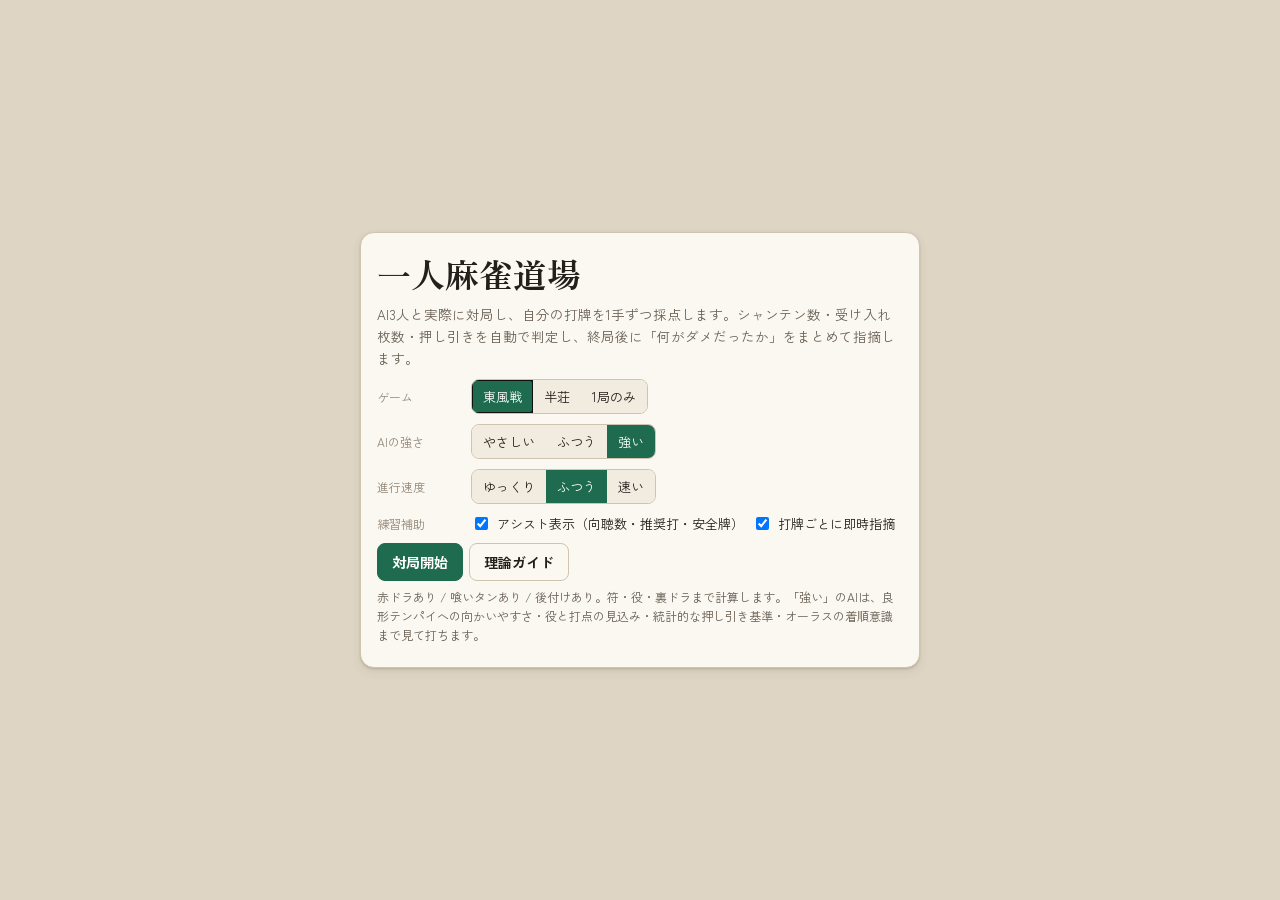
<file: local.html>
<!doctype html>
<html lang="ja">
<head>
<meta charset="utf-8">
<meta name="viewport" content="width=device-width,initial-scale=1,viewport-fit=cover">
<style>:root{color-scheme:light;padding-top:env(safe-area-inset-top,0px);padding-bottom:env(safe-area-inset-bottom,0px)}body{margin:0;font-family:system-ui;font-size:14px}img{max-width:100%}[hidden]{display:none!important}</style>
<title>一人麻雀道場</title>
<meta name="claude:viewport-fit-sides" content="cover">
<link rel="preconnect" href="https://fonts.gstatic.com" crossorigin>
<link rel="stylesheet" href="https://fonts.googleapis.com/css2?family=Zen+Old+Mincho:wght@500;600;700&family=Zen+Kaku+Gothic+New:wght@400;500;700&display=swap">
<link rel="stylesheet" href="style.css">
</head>
<body>

<div id="app"></div>

<script src="src/core.js"></script>
<script src="src/tiles.js"></script>
<script src="src/score.js"></script>
<script src="src/theory.js"></script>
<script src="src/danger.js"></script>
<script src="src/discard.js"></script>
<script src="src/game.js"></script>
<script src="src/ai.js"></script>
<script src="src/review.js"></script>
<script src="ui.js"></script>
</body>
</html>
</file>
<file: style.css>
/* レイアウト: 上から 情報バー / 他家3人の河 / 自分の河 / 手牌 / 操作バー。検討画面は全面オーバーレイ */
:root {
  --bg: #e7dfd1;           /* 白木の卓 */
  --bg-2: #ddd3c1;
  --surface: #fbf8f2;
  --surface-2: #f2ece0;
  --line: #cfc4ad;
  --ink: #241f1a;
  --ink-2: #6a6054;
  --ink-3: #94897a;
  --accent: #1f6b50;       /* 深緑 */
  --accent-soft: #d8e8e0;
  --riichi: #b5302a;       /* 朱 */
  --gold: #9a6d22;
  --warn: #c08a1e;
  --tile-face: #fbf7ec;
  --tile-face-2: #eee7d6;
  --tile-edge: #cdc3ab;
  --tile-ink: #2a2622;
  --tile-pin: #1c5b86;
  --tile-sou: #1f6b50;
  --tile-red: #c0392b;
  --back: #e7bd77;
  --back-2: #cf9a44;
  --shadow: 0 1px 2px rgba(60, 48, 30, .18), 0 4px 10px rgba(60, 48, 30, .1);
  --font-display: "Zen Old Mincho", "Hiragino Mincho ProN", "Yu Mincho", serif;
  --font-body: "Zen Kaku Gothic New", "Hiragino Sans", "Noto Sans JP", system-ui, sans-serif;
  --r: 10px;
}

@media (prefers-color-scheme: dark) {
  :root:not([data-theme="light"]) {
    --bg: #0f1f1a;         /* 緑の羅紗 */
    --bg-2: #0a1713;
    --surface: #17302a;
    --surface-2: #1e3a33;
    --line: #2d4d44;
    --ink: #ece7dc;
    --ink-2: #a8b5ad;
    --ink-3: #7d8c84;
    --accent: #58c197;
    --accent-soft: #1d4438;
    --riichi: #ef6a5c;
    --gold: #d8a85c;
    --warn: #e0b154;
    --tile-face: #f4efe2;
    --tile-face-2: #e2dac6;
    --tile-edge: #b5ac96;
    --back: #e0b36a;
    --back-2: #c28e3b;
    --shadow: 0 1px 2px rgba(0, 0, 0, .35), 0 6px 14px rgba(0, 0, 0, .25);
    color-scheme: dark;
  }
}
:root[data-theme="dark"] {
  --bg: #0f1f1a;
  --bg-2: #0a1713;
  --surface: #17302a;
  --surface-2: #1e3a33;
  --line: #2d4d44;
  --ink: #ece7dc;
  --ink-2: #a8b5ad;
  --ink-3: #7d8c84;
  --accent: #58c197;
  --accent-soft: #1d4438;
  --riichi: #ef6a5c;
  --gold: #d8a85c;
  --warn: #e0b154;
  --tile-face: #f4efe2;
  --tile-face-2: #e2dac6;
  --tile-edge: #b5ac96;
  --back: #e0b36a;
  --back-2: #c28e3b;
  --shadow: 0 1px 2px rgba(0, 0, 0, .35), 0 6px 14px rgba(0, 0, 0, .25);
  color-scheme: dark;
}

* { box-sizing: border-box; }
html, body { height: 100%; }
body {
  margin: 0;
  background: var(--bg);
  color: var(--ink);
  font-family: var(--font-body);
  -webkit-text-size-adjust: 100%;
  overscroll-behavior: none;
}
button { font: inherit; color: inherit; }

#app {
  --hand-overhead: 72px;   /* 手牌の両脇に必要な余白の合計 */
  --hand-cap: 46px;        /* 牌の最大サイズ */
  min-height: 100%;
  display: flex;
  flex-direction: column;
  gap: 6px;
  padding-left: max(10px, env(safe-area-inset-left, 0px));
  padding-right: max(10px, env(safe-area-inset-right, 0px));
  padding-block: 8px;
  max-width: 1040px;
  margin: 0 auto;
}

/* ---------- 牌 ---------- */
.tile {
  --tw: 30px;
  position: relative;
  display: inline-flex;
  flex-direction: column;
  align-items: center;
  justify-content: center;
  width: var(--tw);
  height: calc(var(--tw) * 1.38);
  flex: 0 0 auto;
  background: linear-gradient(170deg, var(--tile-face) 0 62%, var(--tile-face-2));
  border: 1px solid var(--tile-edge);
  border-bottom-width: 2px;
  border-radius: calc(var(--tw) * .14);
  color: var(--tile-ink);
  line-height: 1;
  overflow: hidden;
  user-select: none;
  box-shadow: 0 1px 1px rgba(0, 0, 0, .14);
}
.tile svg { position: absolute; left: 0; right: 0; top: 0; bottom: 13%; width: 100%; height: 87%; display: block; }
.tile::after {                                   /* 牌の厚み(飴色の小口) */
  content: ""; position: absolute; left: 0; right: 0; bottom: 0; height: 13%;
  background: linear-gradient(#e9cd98, #d5b172);
  border-top: 1px solid rgba(120, 92, 48, .3);
}
.tile.back::after { display: none; }
.tile.red { background: linear-gradient(170deg, #fff4ef 0 60%, #f7e2d8); }
.tile.back {
  background: linear-gradient(165deg, var(--back) 0 60%, var(--back-2));
  border-color: rgba(0, 0, 0, .25);
}
.tile.back svg { display: none; }
.tile.sideways { transform: translateY(calc(var(--tw) * .19)) rotate(90deg); margin-inline: calc(var(--tw) * .23); }
.tile.dim { opacity: .42; }
.tile.tsumogiri::after {
  content: ""; position: absolute; inset: auto 2px 2px 2px; height: 2px;
  background: var(--ink-3); border-radius: 2px; opacity: .5;
}
.tile.just { outline: 2px solid var(--warn); outline-offset: 1px; }
.tile.marked { outline: 2px solid var(--accent); outline-offset: 1px; }
.tile.ron-tile { outline: 2px solid var(--riichi); outline-offset: 1px; }

/* ---------- 鳴ける牌の強調 ---------- */
.tile.callable {
  outline: 3px solid var(--warn); outline-offset: 1px; z-index: 2;
  animation: callPulse 1.1s ease-in-out infinite;
}
.tile.callable.ron { outline-color: var(--riichi); }
.tile.usable { outline: 2px dashed var(--gold); outline-offset: 1px; }
@keyframes callPulse {
  0%, 100% { box-shadow: 0 0 0 0 color-mix(in srgb, var(--warn) 75%, transparent); }
  60% { box-shadow: 0 0 0 7px transparent; }
}
.call-banner {
  display: flex; align-items: center; gap: 6px; font-size: 13px; font-weight: 600;
  background: color-mix(in srgb, var(--warn) 18%, var(--surface));
  border: 1px solid color-mix(in srgb, var(--warn) 55%, var(--line));
  border-radius: 8px; padding: 4px 10px; flex: 0 0 auto;
}
.call-banner.ron {
  background: color-mix(in srgb, var(--riichi) 16%, var(--surface));
  border-color: color-mix(in srgb, var(--riichi) 55%, var(--line));
}
.call-banner .tile { --tw: 26px; animation: none; }
.call-banner .cb-who, .call-banner .cb-txt { color: var(--ink-2); font-weight: 500; }
.call-btn { display: flex; align-items: center; gap: 6px; padding: 5px 10px; }
.call-btn .cb-tiles { display: flex; gap: 1px; align-items: flex-end; }
.call-btn .tile.mini { --tw: 20px; }
.call-btn .tile.mini.called { outline: 2px solid var(--warn); outline-offset: 1px; }
.call-btn.primary .tile.mini.called { outline-color: #fff; }

/* ---------- 情報バー ---------- */
.topbar {
  display: flex; align-items: center; gap: 8px; flex-wrap: wrap;
  background: var(--surface); border: 1px solid var(--line); border-radius: var(--r);
  padding: 6px 10px; box-shadow: var(--shadow);
}
.round {
  font-family: var(--font-display); font-size: 17px; font-weight: 600; letter-spacing: .02em;
}
.chip {
  font-size: 11px; color: var(--ink-2); background: var(--surface-2);
  border: 1px solid var(--line); border-radius: 999px; padding: 2px 8px;
  white-space: nowrap;
}
.chip.warn { color: var(--riichi); border-color: color-mix(in srgb, var(--riichi) 40%, var(--line)); }
.dora-box { display: flex; align-items: center; gap: 4px; }
.dora-box .tile { --tw: 22px; }
.topbar .spacer { flex: 1 1 auto; }
.icon-btn {
  background: var(--surface-2); border: 1px solid var(--line); border-radius: 8px;
  padding: 4px 9px; font-size: 12px; cursor: pointer;
}
.icon-btn[aria-pressed="true"] { background: var(--accent); color: #fff; border-color: var(--accent); }
.icon-btn:focus-visible, .btn:focus-visible, .tile-btn:focus-visible { outline: 2px solid var(--accent); outline-offset: 2px; }

/* ---------- 卓 ---------- */
.table {
  flex: 1 1 auto; min-height: 120px;
  display: flex; flex-direction: column;
  background: var(--bg-2);
  background-image: radial-gradient(ellipse at 50% 46%, color-mix(in srgb, var(--surface) 18%, transparent), transparent 64%);
  border: 1px solid var(--line); border-radius: 14px; padding: 8px;
}
.table-grid {
  --rtw: 21px;                                   /* 河の牌サイズ */
  --rgap: 2px;
  --rw: calc(var(--rtw) * 6 + var(--rgap) * 6);  /* 河の横幅(6枚で折返し) */
  --rh: calc((var(--rtw) * 1.38 + var(--rgap)) * var(--rows, 3));
  --rcol: calc((var(--rtw) * 1.38 + var(--rgap)) * 6);   /* 左右の河は6枚で折り返す */
  flex: 1 1 auto;
  min-height: 0;
  display: grid;
  grid-template-columns: auto auto auto;
  grid-template-rows: auto auto auto;
  gap: 6px 8px;
  align-items: center;
  justify-items: center;
  justify-content: center;    /* 中央の黒板を河で囲む配置にする */
  align-content: center;
}
.seat-cell {
  display: flex; flex-direction: column; align-items: center; gap: 3px; min-width: 0;
}
.seat-inner { display: flex; flex-direction: column; align-items: center; gap: 3px; min-width: 0; }
.seat-cell.left { flex-direction: row; align-items: center; }
.seat-cell.right { flex-direction: row-reverse; align-items: center; }
.seat-cell.bottom .seat-inner { flex-direction: column-reverse; }
.seat-cell.top { grid-area: 1 / 2 / 2 / 3; }
.seat-cell.left { grid-area: 2 / 1 / 3 / 2; }
.seat-cell.right { grid-area: 2 / 3 / 3 / 4; }
.seat-cell.bottom { grid-area: 3 / 2 / 4 / 3; }
.compass-cell { grid-area: 2 / 2 / 3 / 3; }

.seat-head {
  display: flex; align-items: baseline; gap: 5px; font-size: 11.5px;
  white-space: nowrap; color: var(--ink-2);
}
.seat-cell.left .seat-head, .seat-cell.right .seat-head {
  flex-wrap: wrap; justify-content: center; max-width: calc(var(--rtw) * 6); gap: 3px;
}
.seat-name { font-weight: 600; color: var(--ink); }
.seat-wind { font-family: var(--font-display); color: var(--accent); font-size: 14px; }
.oya-mark {
  font-size: 9px; color: #fff; background: var(--gold); border-radius: 3px; padding: 0 3px;
}
.seat-score { font-variant-numeric: tabular-nums; }
.riichi-badge { background: var(--riichi); color: #fff; font-size: 9.5px; padding: 1px 4px; border-radius: 4px; }
.seat-cell.is-riichi .seat-name { color: var(--riichi); }

.melds {
  display: flex; gap: 7px; flex-wrap: wrap; justify-content: center; max-width: 100%;
  padding: 3px 5px; border-radius: 8px;
  background: color-mix(in srgb, var(--surface) 60%, transparent);
  border: 1px solid color-mix(in srgb, var(--gold) 35%, var(--line));
}
.meld { display: flex; align-items: flex-end; gap: 1px; }
.meld .tile { --tw: calc(var(--rtw, 21px) * 0.92); }
.seat-cell.left .melds, .seat-cell.right .melds { max-width: calc(var(--rtw) * 7); gap: 4px; }
.meld-badge {
  font-size: 9.5px; color: #fff; background: var(--gold); border-radius: 4px; padding: 1px 5px;
}

/* 他家の伏せ牌 */
.hand-backs { display: flex; gap: 1px; align-self: center; flex: 0 0 auto; }
.hand-backs .tile { --tw: calc(var(--rtw, 21px) * 0.74); }
.hand-backs.vert { flex-direction: column; }
.hand-backs.vert .tile {                       /* 横から見た牌は薄い */
  width: calc(var(--rtw, 21px) * 1.02);
  height: calc(var(--rtw, 21px) * 0.5);
  border-bottom-width: 1px; border-right-width: 2px;
}

.river { display: flex; flex-wrap: wrap; align-items: flex-end; gap: var(--rgap, 2px); }
.river .tile { --tw: var(--rtw, 21px); }
.river-box { position: relative; --rows: 3; }
.river-box > .river {
  position: absolute; top: 0; left: 50%; transform: translateX(-50%); width: var(--rw);
}
.river-box { width: var(--rw); height: var(--rh); }
/* 左右の席は縦に6枚並べて横へ折り返す（卓の向きに合わせた形） */
.river-box.side {
  width: calc((var(--rtw) + var(--rgap)) * var(--cols, 2));
  height: var(--rcol);
}
.river-box.side > .river {
  position: absolute; top: 0; left: 0; transform: none;
  width: 100%; height: 100%;
  flex-direction: column; flex-wrap: wrap; align-items: center; align-content: flex-start;
}
.seat-cell.right .river-box.side > .river { flex-wrap: wrap-reverse; align-content: flex-end; }
.river-box.side .tile.sideways {
  margin-inline: 0; margin-block: calc(var(--tw) * .23);
}

.assist-box {
  background: var(--surface); border: 1px solid var(--line); border-radius: var(--r);
  padding: 6px 10px; font-size: 12px; color: var(--ink-2);
  display: flex; flex-wrap: wrap; gap: 2px 16px; align-items: baseline;
  flex: 0 0 auto;
}
.assist-box > div { min-width: 0; }
.assist-box b { color: var(--ink); font-variant-numeric: tabular-nums; }
.assist-box .lbl {
  font-size: 10px; letter-spacing: .08em; color: var(--ink-3);
  width: 100%; margin-top: 2px;
}
.assist-box .lbl:first-child { margin-top: 0; }
.assist-box .reason {
  width: 100%; font-size: 11.5px; line-height: 1.55; color: var(--ink-2);
  border-left: 3px solid var(--accent); padding-left: 7px; margin: 2px 0;
}
.rule-tag {
  font-size: 10px; background: var(--accent-soft); color: var(--accent);
  border-radius: 4px; padding: 1px 5px; margin-left: 4px; white-space: nowrap;
}

/* ---------- 卓中央の黒板 ---------- */
.felt-center { display: flex; align-items: center; justify-content: center; min-width: 0; padding: 2px; }
.board {
  background: linear-gradient(#1d3b31, #13291f);
  border: 3px solid var(--gold); border-radius: 10px;
  padding: 8px 14px; text-align: center; color: #f3ecd9;
  box-shadow: 0 2px 10px rgba(0, 0, 0, .3), inset 0 0 0 1px rgba(255, 255, 255, .07);
  font-family: var(--font-display);
}
.b-round { font-size: 19px; letter-spacing: .04em; line-height: 1.25; white-space: nowrap; }
.b-wall { font-size: 14px; color: #d9d2bd; line-height: 1.3; white-space: nowrap; }
.b-rows { display: flex; flex-direction: column; gap: 2px; margin-top: 4px; align-items: center; }
.b-row {
  display: flex; align-items: center; gap: 5px; font-size: 11.5px;
  font-family: var(--font-body); font-variant-numeric: tabular-nums; color: #e6dfc9;
}
.b-ico { display: inline-block; width: 22px; height: 7px; border-radius: 2px; }
.b-ico.honba { background: linear-gradient(#f0e6cf, #cfc3a4); border: 1px solid #9c8f72; }
.b-ico.stick { background: linear-gradient(#f5f0e3, #ddd5c2); border: 1px solid #9c8f72; position: relative; }
.b-ico.stick::after {
  content: ""; position: absolute; left: 50%; top: 50%; width: 4px; height: 4px;
  transform: translate(-50%, -50%); border-radius: 50%; background: var(--riichi);
}

/* ---------- 自分の手牌 ---------- */
.handzone {
  margin-top: auto;
  flex: 0 0 auto;
  position: sticky; bottom: 0; z-index: 5;
  background: var(--surface); border: 1px solid var(--line); border-radius: var(--r);
  padding: 6px; box-shadow: var(--shadow);
  display: flex; flex-direction: column; gap: 6px;
}
.my-melds { display: flex; gap: 10px; flex-wrap: wrap; justify-content: flex-end; }
.my-melds .tile { --tw: 24px; }
.my-melds { padding: 4px 6px; }
.hand-row { display: flex; align-items: flex-end; gap: 2px 10px; flex-wrap: wrap; justify-content: center; }
.hand-main { display: flex; align-items: flex-end; gap: 2px; flex-wrap: nowrap; }
.hand-drawn { display: flex; align-items: flex-end; gap: 4px; }
.drawn-label {
  font-size: 10px; color: var(--ink-3); letter-spacing: .08em; padding-bottom: 4px;
}
.hand-row .tile { --tw: min(var(--hand-cap, 46px), calc((min(100vw, 1040px) - var(--hand-overhead, 72px)) / 14)); }
.hand-drawn .tile { --tw: min(calc(var(--hand-cap, 46px) * 1.12), calc((min(100vw, 1040px) - var(--hand-overhead, 72px)) / 12.5)); }
.hand-row .tile-btn.clickable:hover .tile { transform: translateY(-7px); }
.tile-btn {
  background: none; border: 0; padding: 0; cursor: default; position: relative;
  display: flex; flex-direction: column; align-items: center; gap: 1px;
}
.badge-slot {
  height: 13px; width: 100%; position: relative;   /* バッジで手牌の幅が広がらないようにする */
}
.badge-slot .badge {
  position: absolute; left: 50%; top: 0; transform: translateX(-50%);
}
.tile-btn.clickable { cursor: pointer; }
.tile-btn.clickable:hover .tile, .tile-btn.clickable:focus-visible .tile { transform: translateY(-5px); }
.tile-btn .tile { transition: transform .12s ease; }
.tile-btn .badge {
  font-size: 9.5px; line-height: 13px; padding: 0 4px; border-radius: 4px;
  background: var(--accent); color: #fff; white-space: nowrap;
}
.tile-btn .badge.safe { background: var(--accent); }
.tile-btn .badge.warn { background: var(--warn); color: #231a06; }
.tile-btn .badge.danger { background: var(--riichi); }
.tile-btn .badge.rec { background: var(--gold); }

/* ---------- 操作バー ---------- */
.actionbar { display: flex; gap: 6px; align-items: center; flex-wrap: wrap; min-height: 38px; }
.btn {
  background: var(--surface-2); border: 1px solid var(--line); border-radius: 8px;
  padding: 8px 14px; font-weight: 600; font-size: 14px; cursor: pointer;
}
.btn:hover { background: var(--accent-soft); }
.btn.primary { background: var(--accent); border-color: var(--accent); color: #fff; }
.btn.danger { background: var(--riichi); border-color: var(--riichi); color: #fff; }
.btn.ghost { background: transparent; }
.hint { font-size: 12px; color: var(--ink-2); }

/* ---------- 即時フィードバック ---------- */
.feedback {
  font-size: 12.5px; line-height: 1.45; border-radius: 8px; padding: 6px 10px;
  border: 1px solid var(--line); background: var(--surface-2); flex: 1 1 240px; min-width: 0;
  max-height: 26vh; overflow-y: auto; overscroll-behavior: contain;
}
.feedback.good { border-color: var(--accent); background: var(--accent-soft); }
.feedback.mid { border-color: var(--warn); background: color-mix(in srgb, var(--warn) 16%, var(--surface)); }
.feedback.bad { border-color: var(--riichi); background: color-mix(in srgb, var(--riichi) 14%, var(--surface)); }
.feedback .tag { font-weight: 700; margin-right: 4px; }
.feedback .reason {
  font-size: 11.5px; line-height: 1.5; color: var(--ink-2); margin-top: 3px;
  border-left: 3px solid var(--accent); padding-left: 7px;
}
.mistake .reason {
  font-size: 11.5px; line-height: 1.55; color: var(--ink-2); margin-top: 5px;
  border-left: 3px solid var(--accent); padding-left: 7px;
}

/* ---------- オーバーレイ ---------- */
.overlay {
  position: fixed; inset: 0; z-index: 40;
  background: color-mix(in srgb, var(--bg-2) 82%, transparent);
  display: flex; align-items: center; justify-content: center;
  padding: max(12px, env(safe-area-inset-left, 0px)) max(12px, env(safe-area-inset-right, 0px));
  overflow: auto;
}
.panel {
  background: var(--surface); border: 1px solid var(--line); border-radius: 14px;
  box-shadow: var(--shadow); padding: 16px; width: 100%; max-width: 560px;
  max-height: 100%; overflow: auto;
}
.panel.wide { max-width: 820px; }
.panel h2 {
  font-family: var(--font-display); font-size: 20px; margin: 0 0 4px;
  text-wrap: balance;
}
.panel h3 { font-size: 13px; letter-spacing: .06em; color: var(--ink-3); margin: 14px 0 6px; text-transform: uppercase; }
.panel p { margin: 6px 0; line-height: 1.6; }
.result-hand { display: flex; gap: 3px; flex-wrap: wrap; align-items: flex-end; margin: 8px 0; }
.result-hand .tile { --tw: 28px; }
.yaku-list { display: flex; flex-direction: column; gap: 2px; font-size: 13px; }
.yaku-list .row { display: flex; justify-content: space-between; border-bottom: 1px dashed var(--line); padding: 2px 0; }
.pts { font-family: var(--font-display); font-size: 26px; line-height: 1.25; margin-top: 10px; font-variant-numeric: tabular-nums; }
.pts small { font-family: var(--font-body); font-size: 12px; color: var(--ink-2); margin-left: 6px; }
.score-table { width: 100%; font-size: 13px; border-collapse: collapse; font-variant-numeric: tabular-nums; }
.score-table th, .score-table td { text-align: right; padding: 4px 6px; border-bottom: 1px solid var(--line); }
.score-table th:first-child, .score-table td:first-child { text-align: left; }
.delta-plus { color: var(--accent); }
.delta-minus { color: var(--riichi); }

/* ---------- 検討レポート ---------- */
.stat-grid { display: grid; grid-template-columns: repeat(auto-fit, minmax(110px, 1fr)); gap: 8px; }
.stat {
  background: var(--surface-2); border: 1px solid var(--line); border-radius: 10px; padding: 8px 10px;
}
.stat .k { font-size: 10.5px; color: var(--ink-3); letter-spacing: .06em; }
.stat .v { font-family: var(--font-display); font-size: 22px; font-variant-numeric: tabular-nums; }
.stat .v small { font-size: 12px; color: var(--ink-2); font-family: var(--font-body); }
.advice { display: flex; flex-direction: column; gap: 6px; }
.advice li { line-height: 1.6; }
.mistake {
  border: 1px solid var(--line); border-left-width: 4px; border-radius: 8px;
  padding: 8px 10px; margin-bottom: 8px; background: var(--surface-2);
}
.mistake.high { border-left-color: var(--riichi); }
.mistake.mid { border-left-color: var(--warn); }
.mistake.low { border-left-color: var(--ink-3); }
.mistake .mhead { display: flex; gap: 8px; align-items: baseline; font-size: 12px; color: var(--ink-2); flex-wrap: wrap; }
.mistake .sev { font-weight: 700; }
.mistake.high .sev { color: var(--riichi); }
.mistake.mid .sev { color: var(--warn); }
.mistake .cmt { font-size: 13px; line-height: 1.6; margin-top: 4px; }
.mistake .hand-view { display: flex; gap: 2px; flex-wrap: wrap; margin-top: 6px; align-items: flex-end; }
.mistake .hand-view .tile { --tw: 22px; }
.legend { font-size: 11px; color: var(--ink-3); display: flex; gap: 10px; flex-wrap: wrap; margin-top: 4px; }
.legend span::before { content: "■"; margin-right: 3px; }
.legend .l-bad::before { color: var(--riichi); }
.legend .l-rec::before { color: var(--gold); }

/* ---------- 開始画面 ---------- */
.start h1 {
  font-family: var(--font-display); font-size: clamp(24px, 6vw, 34px); margin: 0 0 2px; text-wrap: balance;
}
.start .sub { color: var(--ink-2); font-size: 13.5px; line-height: 1.6; }
.optrow { display: flex; gap: 8px; align-items: center; flex-wrap: wrap; margin: 10px 0; }
.optrow .lab { font-size: 12px; color: var(--ink-3); width: 86px; flex: 0 0 auto; }
.seg { display: flex; border: 1px solid var(--line); border-radius: 8px; overflow: hidden; }
.seg button { background: var(--surface-2); border: 0; padding: 7px 11px; font-size: 13px; cursor: pointer; }
.seg button[aria-pressed="true"] { background: var(--accent); color: #fff; }
.toggle { display: flex; align-items: center; gap: 6px; font-size: 13px; }

/* ---------- 狭い画面 ---------- */
@media (min-width: 1000px) {
  .table-grid { --rtw: 24px; gap: 6px 12px; }
  .seat-head { font-size: 12.5px; }
}
@media (max-width: 760px) {
  #app { padding-left: max(5px, env(safe-area-inset-left, 0px)); padding-right: max(5px, env(safe-area-inset-right, 0px)); gap: 4px; }
  .hand-row { flex-direction: column; align-items: stretch; gap: 3px; }
  .hand-main { justify-content: center; gap: 1px; }
  .hand-drawn { justify-content: flex-end; padding-right: 2px; }
  .hand-row .tile { --tw: min(var(--hand-cap, 46px), calc((100vw - var(--hand-overhead, 44px)) / 13)); }
  .hand-drawn .tile { --tw: min(calc(var(--hand-cap, 46px) * 1.15), calc((100vw - var(--hand-overhead, 44px)) / 11)); }
  .handzone { padding: 4px; }
  .hand-row { gap: 1px; }
  #app { --hand-overhead: 30px; }
  .table { padding: 5px; }
  .table-grid { --rtw: 18px; gap: 3px; }
  .board { padding: 6px 10px; }
  .b-round { font-size: 16px; }
  .b-wall { font-size: 12px; }
  .compass { grid-template-columns: repeat(3, minmax(44px, 78px)); padding: 6px 8px; font-size: 11px; }
  .c-round { font-size: 14px; }
  .seat-head { font-size: 10.5px; gap: 4px; }
}
@media (max-width: 430px) {
  .table-grid { --rtw: 16px; }
  .btn { padding: 7px 11px; font-size: 13px; }
  .pscore { font-size: 11px; }
  .pscore .w { font-size: 13px; }
}
/* 画面の高さに応じて卓を圧縮し、手牌が隠れないようにする */
@media (max-height: 900px) { .table-grid { --rtw: 19px; } }
@media (max-height: 830px) {
  .table-grid { --rtw: 17px; gap: 3px 6px; }
  .board { padding: 6px 10px; }
  .b-round { font-size: 16px; }
  .b-wall { font-size: 12px; }
  #app { --hand-cap: 40px; }
}
@media (max-height: 760px) {
  .table-grid { --rtw: 15px; }
  .b-rows { margin-top: 2px; }
  #app { --hand-cap: 36px; }
}
@media (max-height: 680px) {
  .table-grid { --rtw: 13px; }
  #app { --hand-cap: 32px; }
  .assist-box { font-size: 11px; }
}
@media (max-height: 540px) {            /* 横向きなど極端に低い画面 */
  .hand-backs { display: none; }
  .table-grid { --rtw: 13px; }
  .board { padding: 4px 8px; }
  .b-round { font-size: 14px; }
}

@media (prefers-reduced-motion: reduce) {
  .tile-btn .tile { transition: none; }
}

/* ---------- 理論ガイド / 優先度 ---------- */
.tabs { display: flex; gap: 4px; flex-wrap: wrap; margin: 10px 0 6px; }
.tab {
  background: var(--surface-2); border: 1px solid var(--line); border-radius: 999px;
  padding: 5px 11px; font-size: 12px; cursor: pointer;
}
.tab[aria-pressed="true"] { background: var(--accent); color: #fff; border-color: var(--accent); }
.theory-body p { font-size: 13.5px; line-height: 1.75; }
.theory-body { max-width: 68ch; }
.danger-table th, .danger-table td { text-align: left; }
.danger-table th:last-child, .danger-table td:last-child { text-align: right; white-space: nowrap; }
.danger-table td:first-child, .danger-table th:first-child { width: 4em; white-space: nowrap; }
.phase-box {
  background: var(--surface-2); border: 1px solid var(--line); border-left: 4px solid var(--accent);
  border-radius: 8px; padding: 8px 10px; margin: 8px 0; font-size: 13px; line-height: 1.6;
}
.phase-box .lbl { font-size: 10px; letter-spacing: .08em; color: var(--ink-3); }
.mistake .pri {
  margin-left: auto; font-size: 10.5px; padding: 1px 6px; border-radius: 999px;
  background: var(--surface); border: 1px solid var(--line); color: var(--ink-3);
}
.mistake .pri.p1 { color: var(--riichi); border-color: color-mix(in srgb, var(--riichi) 45%, var(--line)); }
.mistake .pri.p2 { color: var(--warn); border-color: color-mix(in srgb, var(--warn) 45%, var(--line)); }
.advice li b { color: var(--ink); }

/* ================= 雀卓ビュー（横画面・パース表示） ================= */
:root.mj-landscape #app {
  max-width: none; padding-block: 0; gap: 3px; height: 100%; min-height: 0; overflow: hidden;
  padding-left: max(3px, env(safe-area-inset-left, 0px));
  padding-right: max(3px, env(safe-area-inset-right, 0px));
}
:root.mj-landscape .topbar { display: none; }

/* 卓に重ねる情報 */
.hud-top {
  position: absolute; top: 5px; left: 7px; right: 7px; z-index: 3;
  display: flex; align-items: flex-start; justify-content: space-between; gap: 8px;
  pointer-events: none;
}
.hud-top .hud-left, .hud-top .hud-right { display: flex; align-items: center; gap: 5px; pointer-events: auto; }
.hud-top .round { font-family: var(--font-display); font-size: 14px; }
.hud-top .dora-box .tile { --tw: 19px; }
.hud-top .icon-btn { font-size: 11px; padding: 3px 7px; }
.hud-left, .hud-right {
  background: color-mix(in srgb, var(--surface) 80%, transparent);
  border: 1px solid var(--line); border-radius: 999px; padding: 3px 9px;
}
.assist-panel {
  position: absolute; left: 7px; top: 36px; z-index: 3; width: min(230px, 29%);
  background: color-mix(in srgb, var(--surface) 90%, transparent);
  max-height: 38%; overflow-y: auto; font-size: 10.5px; padding: 4px 8px; line-height: 1.4;
}
.assist-panel .lbl { font-size: 9px; }
.feedback.toast {
  position: absolute; right: 7px; bottom: 6px; z-index: 4;
  width: min(420px, 46%); max-height: 30%; font-size: 11px; line-height: 1.45;
  padding: 5px 8px; box-shadow: var(--shadow);
  background: color-mix(in srgb, var(--surface) 93%, transparent);
}
.feedback.toast .reason {
  font-size: 10.5px; margin-top: 2px;
  display: -webkit-box; -webkit-line-clamp: 3; -webkit-box-orient: vertical; overflow: hidden;
}

.scene {
  position: relative; flex: 1 1 auto; min-height: 0;
  display: grid; place-items: center;
  perspective: 1500px; perspective-origin: 50% 50%;
  --felt: min(calc((100vh - 128px) / 0.74), 60vw);   /* 初期値。実際は fitFelt() が実測で上書きする */
  background:
    radial-gradient(ellipse at 50% 42%, #1c3a5e 0%, #15294180 60%, transparent 70%),
    var(--bg-2);
  border: 1px solid var(--line); border-radius: 12px; overflow: hidden;
}
.felt {
  position: relative; width: var(--felt); height: var(--felt);
  transform: rotateX(54deg); transform-style: preserve-3d;
  background:
    radial-gradient(ellipse at 50% 50%, #27568c 0%, #1c3f6b 55%, #15314f 100%);
  border: calc(var(--felt) * 0.028) solid #6b5433;
  border-radius: 4px;
  box-shadow: 0 0 0 2px #3c2f1c, 0 24px 60px rgba(0, 0, 0, .55),
    inset 0 0 calc(var(--felt) * 0.1) rgba(0, 0, 0, .35);
}
.felt::after {                                  /* 卓面の内枠（雀卓の線） */
  content: ""; position: absolute; inset: 14%; border: 1px solid rgba(255, 255, 255, .09);
  border-radius: 2px;
}
.seat-plane { position: absolute; inset: 0; transform-origin: 50% 50%; }

.wall {
  position: absolute; left: 50%; bottom: 1.5%; transform: translateX(-50%);
  display: flex; gap: 1px;
}
.wall .tile {
  --tw: calc(var(--felt) * 0.044);
  border-radius: 2px; border-bottom-width: 1px;
}
.sriver {
  /* 1段目を中央(卓の内側)に固定し、段が増えるたびに手前へ伸びる = 上から下に捨てていく */
  position: absolute; left: 50%; top: 66.5%; transform: translateX(-50%);
  width: calc(var(--felt) * 0.047 * 6 + 6px);
  display: flex; flex-wrap: wrap; align-content: flex-start; gap: 1px;
}
.sriver .tile { --tw: calc(var(--felt) * 0.047); border-radius: 2px; }
.smelds {
  position: absolute; right: 3%; bottom: 7%;
  padding: 2px 3px; gap: 4px; max-width: 46%;
}
.smelds .tile { --tw: calc(var(--felt) * 0.04); }

.plate {
  position: absolute; left: 50%; top: 50%; transform: translate(-50%, -50%);
  width: 31%; height: 31%; border-radius: 6px;
  background: linear-gradient(#10243c, #0a1a2c);
  border: 2px solid #c9a24a; box-shadow: 0 0 0 1px #000a, inset 0 0 12px #0008;
  color: #f0e6cf; font-family: var(--font-display);
  display: grid; place-items: center;
}
.plate-main {
  display: flex; flex-direction: column; align-items: center; justify-content: center;
  gap: 1px; line-height: 1.15;
}
.plate-round { font-size: calc(var(--felt) * 0.044); }
.plate-wall { font-size: calc(var(--felt) * 0.03); color: #cfd8e6; }
.plate-sticks {
  display: flex; gap: 6px; margin-top: 2px;
  font-size: calc(var(--felt) * 0.022); font-family: var(--font-body);
}
.plate-sticks .st::before {
  content: ""; display: inline-block; width: 12px; height: 4px; border-radius: 2px;
  background: #efe7d2; margin-right: 2px; vertical-align: middle;
}
.plate-sticks .st.kyotaku::before { background: linear-gradient(90deg, #efe7d2 40%, #d84a3f 40% 60%, #efe7d2 60%); }
.plate-score {
  position: absolute; font-family: var(--font-body); font-variant-numeric: tabular-nums;
  font-size: calc(var(--felt) * 0.026); color: #e8eef7; white-space: nowrap;
}
.plate-score .pw { color: #c9a24a; margin-right: 3px; }
.plate-score.oya .pw { color: #f0c469; }
.plate-score.ps0 { left: 50%; bottom: 4%; transform: translateX(-50%); }
.plate-score.ps1 { right: 4%; top: 50%; transform: translateY(-50%) rotate(-90deg); transform-origin: right center; }
.plate-score.ps2 { left: 50%; top: 4%; transform: translateX(-50%) rotate(180deg); }
.plate-score.ps3 { left: 4%; top: 50%; transform: translateY(-50%) rotate(90deg); transform-origin: left center; }

/* アバター（卓の外側・パースをかけない） */
.avatars { position: absolute; inset: 0; pointer-events: none; }
.avatar {
  position: absolute; display: flex; align-items: center; gap: 6px; z-index: 2;
  background: color-mix(in srgb, var(--surface) 86%, transparent);
  border: 1px solid var(--line); border-radius: 999px; padding: 3px 10px 3px 3px;
  font-size: 11.5px; box-shadow: var(--shadow); white-space: nowrap;
}
.avatar.is-riichi { border-color: var(--riichi); }
.av-icon {
  width: 26px; height: 26px; border-radius: 50%; flex: 0 0 auto;
  background: linear-gradient(145deg, var(--accent), var(--accent-soft));
  color: #fff; display: grid; place-items: center;
  font-family: var(--font-display); font-size: 14px;
}
.av-name { display: flex; align-items: center; gap: 4px; font-weight: 600; }
.av-score { font-variant-numeric: tabular-nums; color: var(--ink-2); font-size: 11px; }
.avatar.av0 { left: 7px; bottom: 6px; }
.avatar.av1 { right: 7px; top: 62%; }
.avatar.av2 { left: 50%; top: 4px; transform: translateX(-50%); }
.avatar.av3 { left: 7px; top: 62%; }

/* 左側の自動化トグル */
.hand-area { display: flex; align-items: flex-end; gap: 8px; }
.hand-col { flex: 1 1 auto; min-width: 0; display: flex; flex-direction: column; gap: 5px; }
.auto-bar { display: flex; flex-direction: column; gap: 3px; flex: 0 0 auto; }
.auto-btn {
  width: 30px; height: 26px; border-radius: 6px; cursor: pointer;
  background: var(--surface-2); border: 1px solid var(--line);
  font-family: var(--font-display); font-size: 14px; line-height: 1;
}
.auto-btn[aria-pressed="true"] { background: var(--accent); color: #fff; border-color: var(--accent); }
.auto-btn.fixed { opacity: .65; cursor: default; }

:root.mj-landscape .hand-row .tile { --tw: min(54px, calc((100vw - 190px) / 14)); }
:root.mj-landscape .hand-row { gap: 2px 8px; flex-wrap: nowrap; }
:root.mj-landscape .hand-main { gap: 2px; }
.action-col {
  flex: 0 0 auto; display: flex; flex-direction: column; align-items: stretch;
  gap: 3px; min-height: 0; max-width: 150px;
}
.action-col .btn { padding: 5px 10px; font-size: 12.5px; }
.action-col .hint { font-size: 10.5px; }
.action-col .call-banner { font-size: 11px; padding: 3px 7px; }
.action-col .call-banner .tile { --tw: 20px; }
.action-col .call-btn .tile.mini { --tw: 16px; }
:root.mj-landscape .handzone { padding: 4px 6px; flex: 0 0 auto; }
:root.mj-landscape .scene { flex: 1 1 0; }
:root.mj-landscape .assist-box { font-size: 11px; padding: 4px 8px; gap: 1px 12px; }
:root.mj-landscape .assist-box .reason { font-size: 10.5px; }
:root.mj-landscape .feedback { max-height: 20vh; }
</file>
